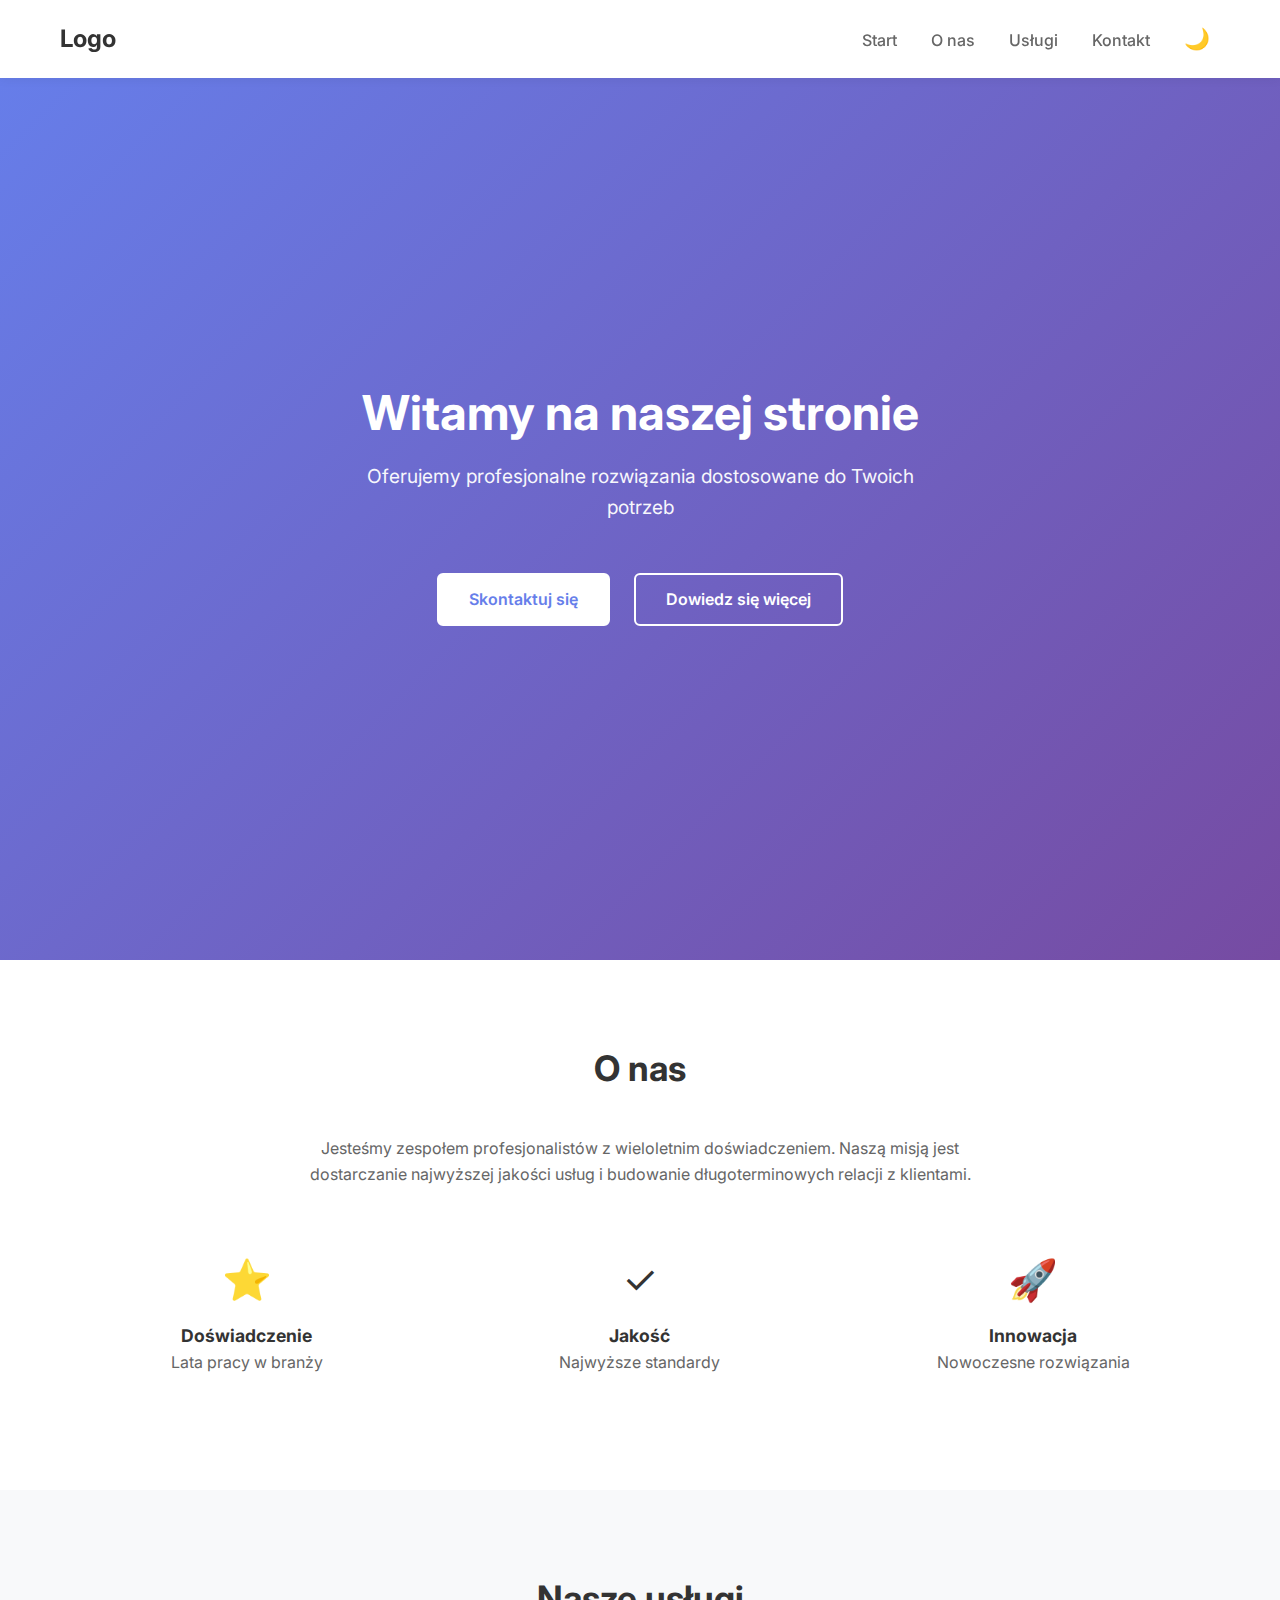
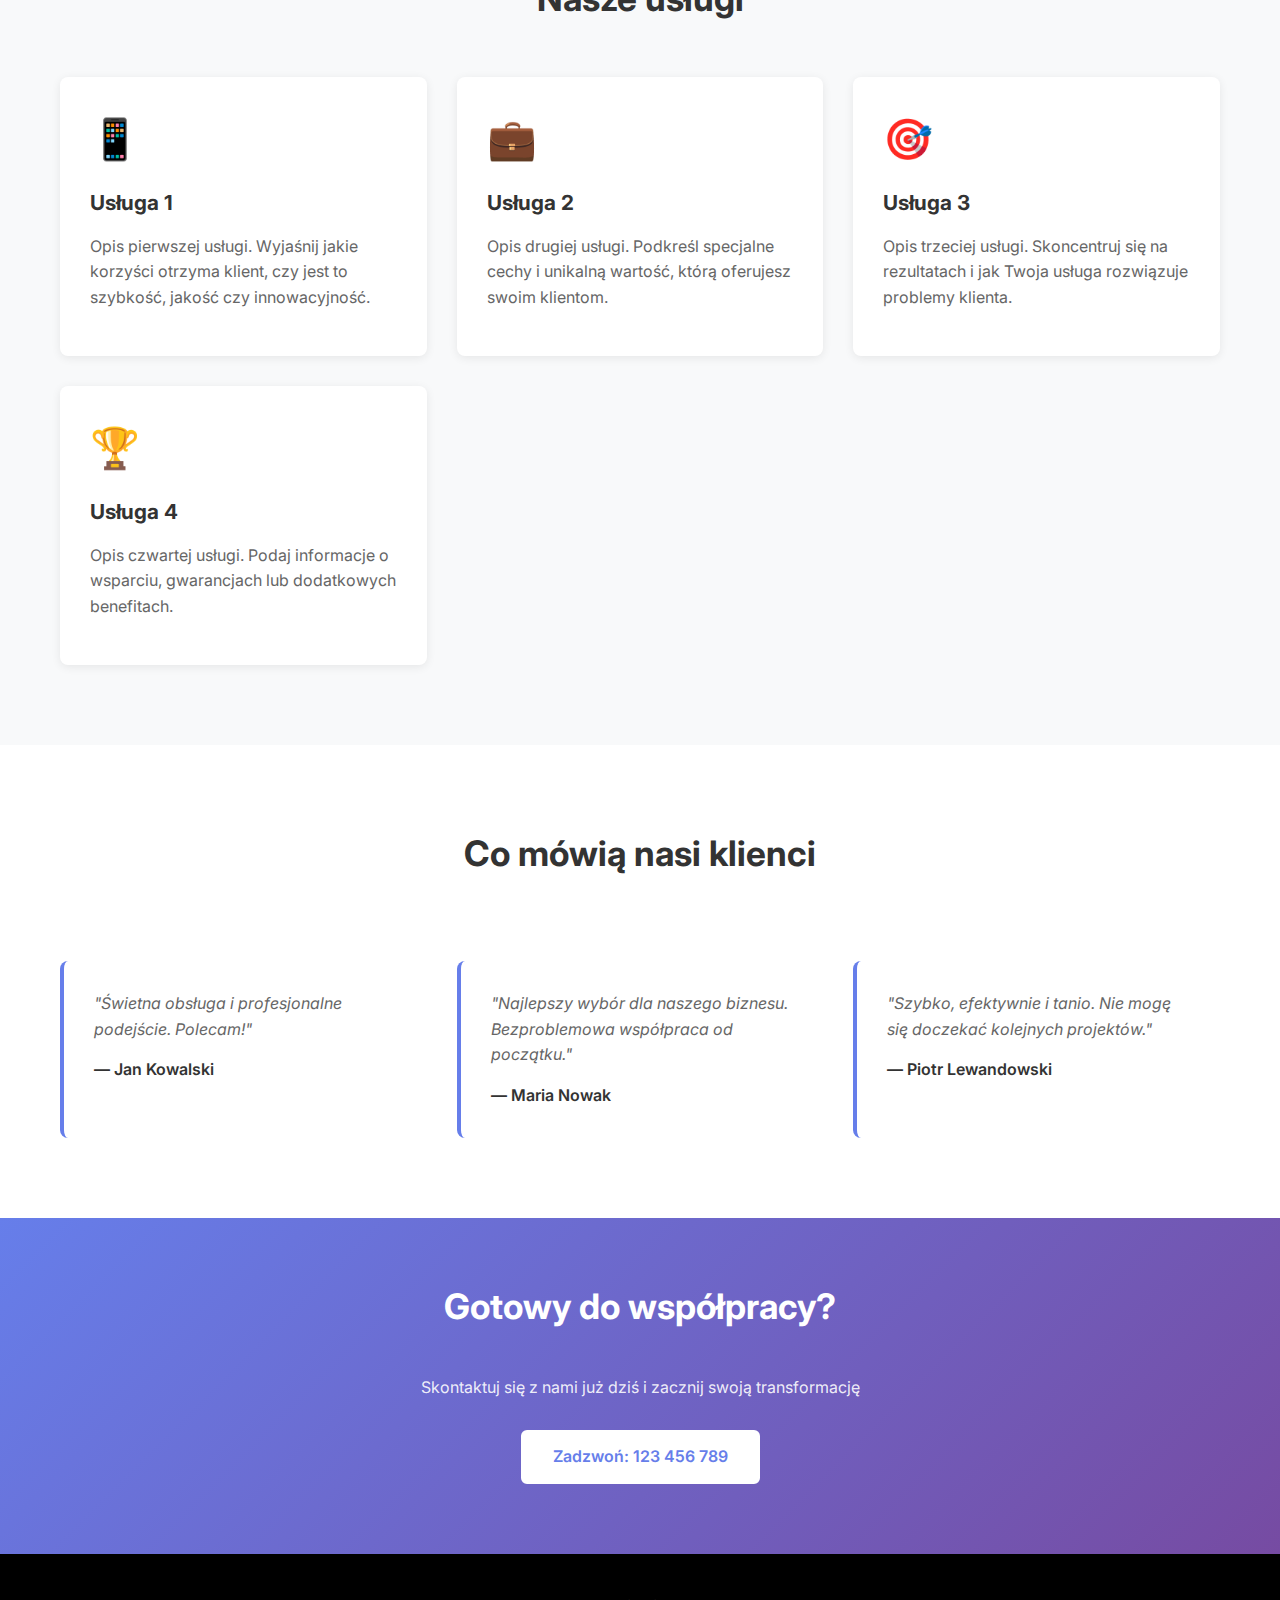
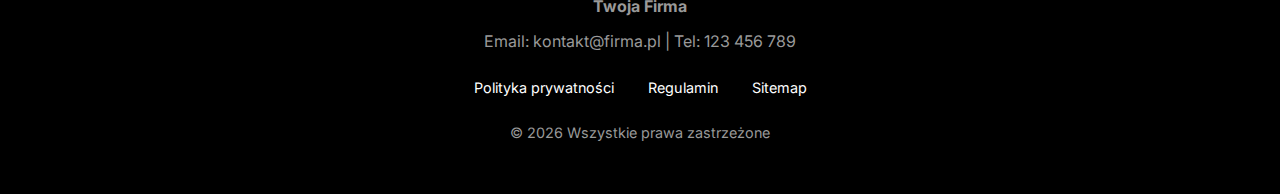
<file: index.html>
<!DOCTYPE html>
<html lang="pl">
<head>
  <meta charset="UTF-8" />
  <meta name="viewport" content="width=device-width, initial-scale=1.0" />
  <title>Moja Strona</title>
  <meta name="description" content="Profesjonalna strona internetowa" />
  <link rel="preconnect" href="https://fonts.googleapis.com">
  <link rel="preconnect" href="https://fonts.gstatic.com" crossorigin>
  <link href="https://fonts.googleapis.com/css2?family=Inter:wght@300;400;500;600;700&display=swap" rel="stylesheet">
  <link rel="stylesheet" href="style.css">
</head>

<body>

  <!-- HEADER -->
  <header>
    <div class="container">
      <div class="header-content">
        <div class="logo">Logo</div>
        <nav>
          <a href="#home">Start</a>
          <a href="#about">O nas</a>
          <a href="#services">Usługi</a>
          <a href="#contact">Kontakt</a>
          <button id="theme-toggle" class="theme-toggle">🌙</button>
        </nav>
      </div>
    </div>
  </header>

  <!-- HERO -->
  <section class="hero" id="home">
    <div class="container">
      <h1>Witamy na naszej stronie</h1>
      <p>Oferujemy profesjonalne rozwiązania dostosowane do Twoich potrzeb</p>
      <div>
        <a href="#contact" class="btn btn-primary">Skontaktuj się</a>
        <a href="#services" class="btn btn-secondary">Dowiedz się więcej</a>
      </div>
    </div>
  </section>

  <!-- ABOUT -->
  <section id="about">
    <div class="container">
      <h2>O nas</h2>
      <p style="text-align: center; max-width: 700px; margin: 0 auto 40px;">Jesteśmy zespołem profesjonalistów z wieloletnim doświadczeniem. Naszą misją jest dostarczanie najwyższej jakości usług i budowanie długoterminowych relacji z klientami.</p>
      
      <div class="features">
        <div class="feature-item">
          <div style="font-size: 2.5rem;">⭐</div>
          <strong>Doświadczenie</strong>
          <p>Lata pracy w branży</p>
        </div>
        <div class="feature-item">
          <div style="font-size: 2.5rem;">✓</div>
          <strong>Jakość</strong>
          <p>Najwyższe standardy</p>
        </div>
        <div class="feature-item">
          <div style="font-size: 2.5rem;">🚀</div>
          <strong>Innowacja</strong>
          <p>Nowoczesne rozwiązania</p>
        </div>
      </div>
    </div>
  </section>

  <!-- SERVICES -->
  <section id="services">
    <div class="container">
      <h2>Nasze usługi</h2>
      
      <div class="grid">
        <div class="card">
          <div class="card-icon">📱</div>
          <h3>Usługa 1</h3>
          <p>Opis pierwszej usługi. Wyjaśnij jakie korzyści otrzyma klient, czy jest to szybkość, jakość czy innowacyjność.</p>
        </div>

        <div class="card">
          <div class="card-icon">💼</div>
          <h3>Usługa 2</h3>
          <p>Opis drugiej usługi. Podkreśl specjalne cechy i unikalną wartość, którą oferujesz swoim klientom.</p>
        </div>

        <div class="card">
          <div class="card-icon">🎯</div>
          <h3>Usługa 3</h3>
          <p>Opis trzeciej usługi. Skoncentruj się na rezultatach i jak Twoja usługa rozwiązuje problemy klienta.</p>
        </div>

        <div class="card">
          <div class="card-icon">🏆</div>
          <h3>Usługa 4</h3>
          <p>Opis czwartej usługi. Podaj informacje o wsparciu, gwarancjach lub dodatkowych benefitach.</p>
        </div>
      </div>
    </div>
  </section>

  <!-- TESTIMONIALS -->
  <section>
    <div class="container">
      <h2>Co mówią nasi klienci</h2>
      
      <div class="grid" style="grid-template-columns: repeat(auto-fit, minmax(300px, 1fr));">
        <div class="testimonial">
          <p>"Świetna obsługa i profesjonalne podejście. Polecam!"</p>
          <div class="testimonial-author">— Jan Kowalski</div>
        </div>

        <div class="testimonial">
          <p>"Najlepszy wybór dla naszego biznesu. Bezproblemowa współpraca od początku."</p>
          <div class="testimonial-author">— Maria Nowak</div>
        </div>

        <div class="testimonial">
          <p>"Szybko, efektywnie i tanio. Nie mogę się doczekać kolejnych projektów."</p>
          <div class="testimonial-author">— Piotr Lewandowski</div>
        </div>
      </div>
    </div>
  </section>

  <!-- CTA -->
  <section class="cta" id="contact">
    <div class="container">
      <h2>Gotowy do współpracy?</h2>
      <p>Skontaktuj się z nami już dziś i zacznij swoją transformację</p>
      <a href="tel:123456789" class="btn btn-primary">Zadzwoń: 123 456 789</a>
    </div>
  </section>

  <!-- FOOTER -->
  <footer>
    <div class="container">
      <p><strong>Twoja Firma</strong></p>
      <p>Email: kontakt@firma.pl | Tel: 123 456 789</p>
      <div class="footer-links">
        <a href="#">Polityka prywatności</a>
        <a href="#">Regulamin</a>
        <a href="#">Sitemap</a>
      </div>
      <p style="margin-top: 20px; font-size: 0.9rem;">© 2026 Wszystkie prawa zastrzeżone</p>
    </div>
  </footer>

  <script src="script.js"></script>
</body>
</html>
</file>
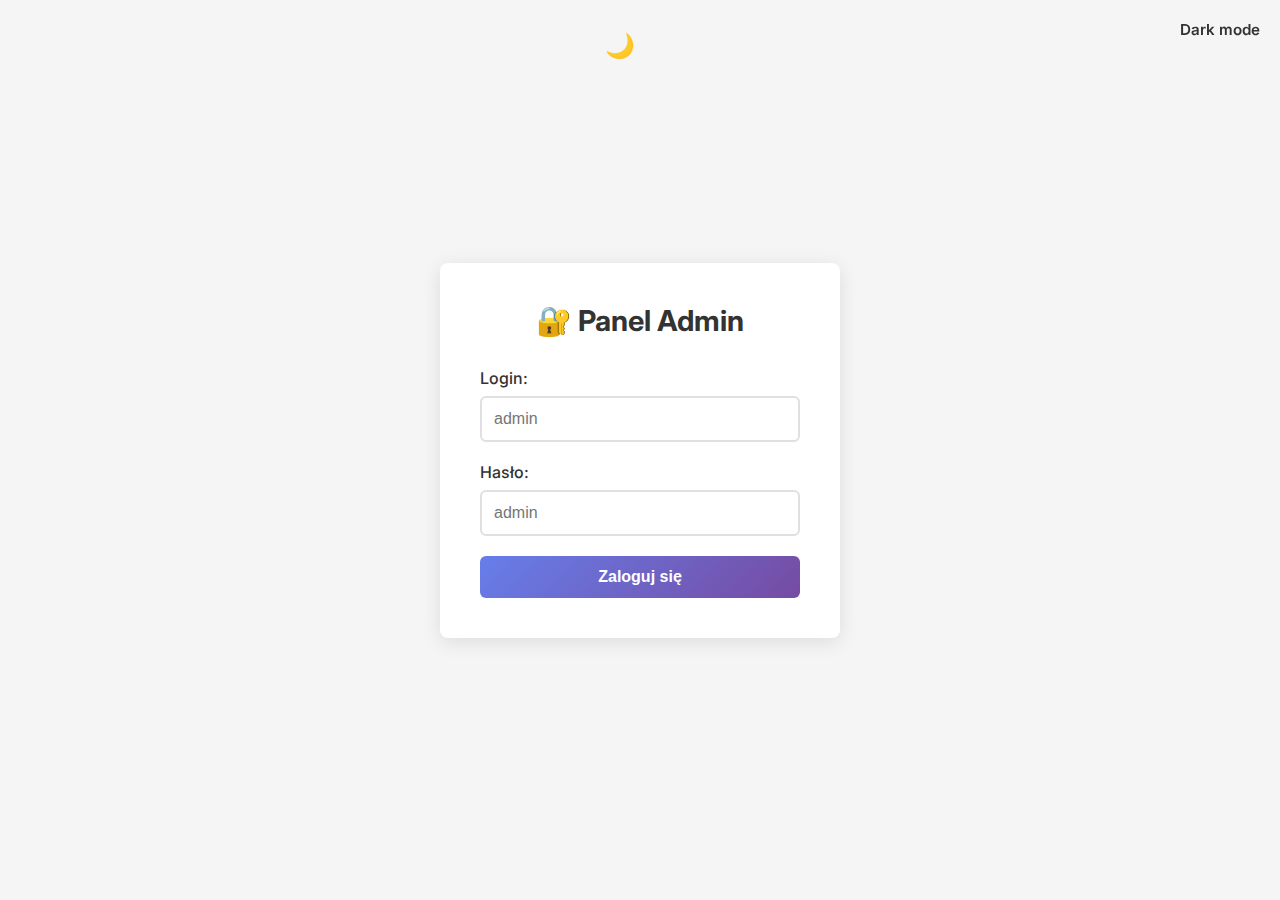
<file: manage-analytics.html>
<!DOCTYPE html>
<html lang="pl">
<head>
  <meta charset="UTF-8" />
  <meta name="viewport" content="width=device-width, initial-scale=1.0" />
  <title>Raporty i Analityka</title>
  <link href="https://fonts.googleapis.com/css2?family=Inter:wght@300;400;500;600;700&display=swap" rel="stylesheet">
  <link rel="stylesheet" href="style-panel.css">
  <style>
    .back-btn {
      padding: 10px 20px;
      background: #667eea;
      color: #fff;
      border: none;
      border-radius: 6px;
      cursor: pointer;
      font-weight: 600;
      text-decoration: none;
      display: inline-block;
      margin-bottom: 20px;
    }

    .back-btn:hover {
      background: #764ba2;
    }

    .analytics-grid {
      display: grid;
      grid-template-columns: repeat(auto-fit, minmax(250px, 1fr));
      gap: 20px;
      margin-top: 20px;
    }

    .analytics-card {
      background: var(--stat-bg);
      padding: 25px;
      border-radius: 8px;
      border-left: 4px solid #667eea;
      text-align: center;
    }

    .analytics-card h3 {
      color: var(--text-secondary);
      font-size: 0.9rem;
      margin-bottom: 15px;
      text-transform: uppercase;
      letter-spacing: 0.5px;
    }

    .analytics-card .big-number {
      font-size: 2.5rem;
      font-weight: 700;
      color: var(--text-primary);
      margin-bottom: 10px;
    }

    .analytics-card .trend {
      font-size: 0.9rem;
      color: #4caf50;
    }

    .analytics-card .trend.down {
      color: #f44336;
    }

    .report-table {
      width: 100%;
      border-collapse: collapse;
      margin-top: 30px;
      background: var(--card-bg);
      border-radius: 8px;
      overflow: hidden;
    }

    .report-table th,
    .report-table td {
      padding: 15px;
      text-align: left;
      border-bottom: 1px solid var(--border-color);
      color: var(--text-primary);
    }

    .report-table th {
      background: var(--stat-bg);
      font-weight: 600;
    }

    .report-table tr:last-child td {
      border-bottom: none;
    }

    .report-table tr:hover {
      background: var(--stat-bg);
    }

    .chart-container {
      background: var(--stat-bg);
      padding: 20px;
      border-radius: 8px;
      margin-top: 30px;
      text-align: center;
    }

    .chart-container h3 {
      color: var(--text-primary);
      margin-bottom: 20px;
    }

    .bar-chart {
      display: flex;
      align-items: flex-end;
      justify-content: space-around;
      height: 200px;
      gap: 10px;
    }

    .bar {
      background: linear-gradient(135deg, #667eea 0%, #764ba2 100%);
      flex: 1;
      border-radius: 4px 4px 0 0;
      position: relative;
      min-height: 30px;
    }

    .bar-label {
      position: absolute;
      bottom: -25px;
      left: 0;
      right: 0;
      text-align: center;
      color: var(--text-secondary);
      font-size: 0.85rem;
    }

    .bar-value {
      position: absolute;
      top: -25px;
      left: 0;
      right: 0;
      text-align: center;
      color: var(--text-primary);
      font-weight: 600;
      font-size: 0.9rem;
    }

    @media (max-width: 768px) {
      .analytics-grid {
        grid-template-columns: 1fr;
      }
    }
  </style>
</head>

<body>

  <!-- THEME TOGGLE -->
  <div class="theme-toggle-container">
    <button id="theme-toggle" class="theme-toggle">🌙</button>
    <span id="theme-label">Dark mode</span>
  </div>

  <!-- LOGIN FORM -->
  <div id="loginForm" class="login-container">
    <h1>🔐 Panel Admin</h1>
    <div class="error" id="errorMsg"></div>
    <form onsubmit="login(event)">
      <div class="form-group">
        <label>Login:</label>
        <input type="text" id="username" placeholder="admin" required>
      </div>
      <div class="form-group">
        <label>Hasło:</label>
        <input type="password" id="password" placeholder="admin" required>
      </div>
      <button type="submit">Zaloguj się</button>
    </form>
  </div>

  <!-- DASHBOARD -->
  <div id="dashboard" class="dashboard">
    <div class="container">
      <div class="dashboard-header">
        <h1>📊 Raporty i Analityka</h1>
        <div style="display: flex; gap: 10px;">
          <a href="panel.html" class="back-btn">← Wróć do panelu</a>
          <button class="logout-btn" onclick="logout()">Wyloguj się</button>
        </div>
      </div>

      <div class="dashboard-content">
        <div class="analytics-grid">
          <div class="analytics-card">
            <h3>Całkowite odwiedziny</h3>
            <div class="big-number">12,543</div>
            <div class="trend">↑ 23% od zeszłego miesiąca</div>
          </div>

          <div class="analytics-card">
            <h3>Nowych użytkowników</h3>
            <div class="big-number">892</div>
            <div class="trend">↑ 15% wzrost</div>
          </div>

          <div class="analytics-card">
            <h3>Czas na stronie</h3>
            <div class="big-number">4m 32s</div>
            <div class="trend">↓ 5% zmniejszenie</div>
          </div>

          <div class="analytics-card">
            <h3>Współczynnik konwersji</h3>
            <div class="big-number">3.4%</div>
            <div class="trend">↑ 0.8% wzrost</div>
          </div>

          <div class="analytics-card">
            <h3>Bounce rate</h3>
            <div class="big-number">42%</div>
            <div class="trend down">↑ 2% wzrost</div>
          </div>

          <div class="analytics-card">
            <h3>Sesje</h3>
            <div class="big-number">9,234</div>
            <div class="trend">↑ 18% wzrost</div>
          </div>
        </div>

        <div class="chart-container">
          <h3>Odwiedziny w ostatnich 7 dni</h3>
          <div class="bar-chart">
            <div class="bar" style="height: 45%;">
              <div class="bar-value">650</div>
              <div class="bar-label">Pon</div>
            </div>
            <div class="bar" style="height: 65%;">
              <div class="bar-value">1,200</div>
              <div class="bar-label">Wt</div>
            </div>
            <div class="bar" style="height: 50%;">
              <div class="bar-value">850</div>
              <div class="bar-label">Śr</div>
            </div>
            <div class="bar" style="height: 75%;">
              <div class="bar-value">1,450</div>
              <div class="bar-label">Czw</div>
            </div>
            <div class="bar" style="height: 55%;">
              <div class="bar-value">950</div>
              <div class="bar-label">Pt</div>
            </div>
            <div class="bar" style="height: 85%;">
              <div class="bar-value">1,800</div>
              <div class="bar-label">Sob</div>
            </div>
            <div class="bar" style="height: 70%;">
              <div class="bar-value">1,300</div>
              <div class="bar-label">Niedz</div>
            </div>
          </div>
        </div>

        <table class="report-table">
          <thead>
            <tr>
              <th>Źródło ruchu</th>
              <th>Odwiedziny</th>
              <th>Użytkownicy</th>
              <th>Współczynnik konwersji</th>
            </tr>
          </thead>
          <tbody>
            <tr>
              <td>Google Organic</td>
              <td>6,234</td>
              <td>4,892</td>
              <td>4.2%</td>
            </tr>
            <tr>
              <td>Direct</td>
              <td>2,150</td>
              <td>1,890</td>
              <td>2.8%</td>
            </tr>
            <tr>
              <td>Social Media</td>
              <td>2,300</td>
              <td>1,834</td>
              <td>3.1%</td>
            </tr>
            <tr>
              <td>Email</td>
              <td>934</td>
              <td>756</td>
              <td>5.2%</td>
            </tr>
            <tr>
              <td>Referral</td>
              <td>925</td>
              <td>734</td>
              <td>2.9%</td>
            </tr>
          </tbody>
        </table>
      </div>
    </div>
  </div>

  <script>
    // Dark Mode Toggle
    const themeToggle = document.getElementById('theme-toggle');
    const htmlElement = document.documentElement;

    const savedTheme = localStorage.getItem('theme') || 'light';
    htmlElement.setAttribute('data-theme', savedTheme);
    updateToggleButton(savedTheme);

    themeToggle.addEventListener('click', () => {
      const currentTheme = htmlElement.getAttribute('data-theme');
      const newTheme = currentTheme === 'light' ? 'dark' : 'light';
      
      htmlElement.setAttribute('data-theme', newTheme);
      localStorage.setItem('theme', newTheme);
      updateToggleButton(newTheme);
    });

    function updateToggleButton(theme) {
      themeToggle.textContent = theme === 'light' ? '🌙' : '☀️';
      document.getElementById('theme-label').textContent = theme === 'light' ? 'Dark mode' : 'Light mode';
    }

    async function loadAuthConfig() {
      try {
        const res = await fetch('auth-config.json');
        if (!res.ok) throw new Error('Brak config');
        return await res.json();
      } catch (e) {
        console.warn('Nie udało się załadować auth-config.json', e);
        return null;
      }
    }

    async function deriveKeyBase64(password, saltB64, iterations) {
      const enc = new TextEncoder();
      const pwKey = await crypto.subtle.importKey('raw', enc.encode(password), {name: 'PBKDF2'}, false, ['deriveBits']);
      const saltBytes = Uint8Array.from(atob(saltB64), c => c.charCodeAt(0));
      const derivedBits = await crypto.subtle.deriveBits({name: 'PBKDF2', salt: saltBytes, iterations: iterations, hash: 'SHA-256'}, pwKey, 256);
      const derived = new Uint8Array(derivedBits);
      let binary = '';
      for (let i = 0; i < derived.length; i++) binary += String.fromCharCode(derived[i]);
      return btoa(binary);
    }

    window.addEventListener('load', async () => {
      const isLoggedIn = localStorage.getItem('adminLoggedIn') === 'true';
      if (isLoggedIn) {
        showDashboard();
      } else {
        showLogin();
      }
    });

    async function login(event) {
      event.preventDefault();

      const username = document.getElementById('username').value;
      const password = document.getElementById('password').value;
      const errorMsg = document.getElementById('errorMsg');

      const cfg = await loadAuthConfig();
      if (!cfg) {
        errorMsg.textContent = 'Konfiguracja auth nieznaleziona.';
        errorMsg.style.display = 'block';
        return;
      }

      if (username !== cfg.username) {
        errorMsg.textContent = '❌ Błędny login lub hasło!';
        errorMsg.style.display = 'block';
        document.getElementById('password').value = '';
        return;
      }

      const derived = await deriveKeyBase64(password, cfg.salt, cfg.iterations);
      if (derived === cfg.hash) {
        localStorage.setItem('adminLoggedIn', 'true');
        showDashboard();
      } else {
        errorMsg.textContent = '❌ Błędny login lub hasło!';
        errorMsg.style.display = 'block';
        document.getElementById('password').value = '';
      }
    }

    function logout() {
      localStorage.removeItem('adminLoggedIn');
      showLogin();
      document.getElementById('username').value = '';
      document.getElementById('password').value = '';
    }

    function showLogin() {
      document.getElementById('loginForm').style.display = 'block';
      document.getElementById('dashboard').style.display = 'none';
    }

    function showDashboard() {
      document.getElementById('loginForm').style.display = 'none';
      document.getElementById('dashboard').style.display = 'block';
    }
  </script>

</body>
</html>
</file>
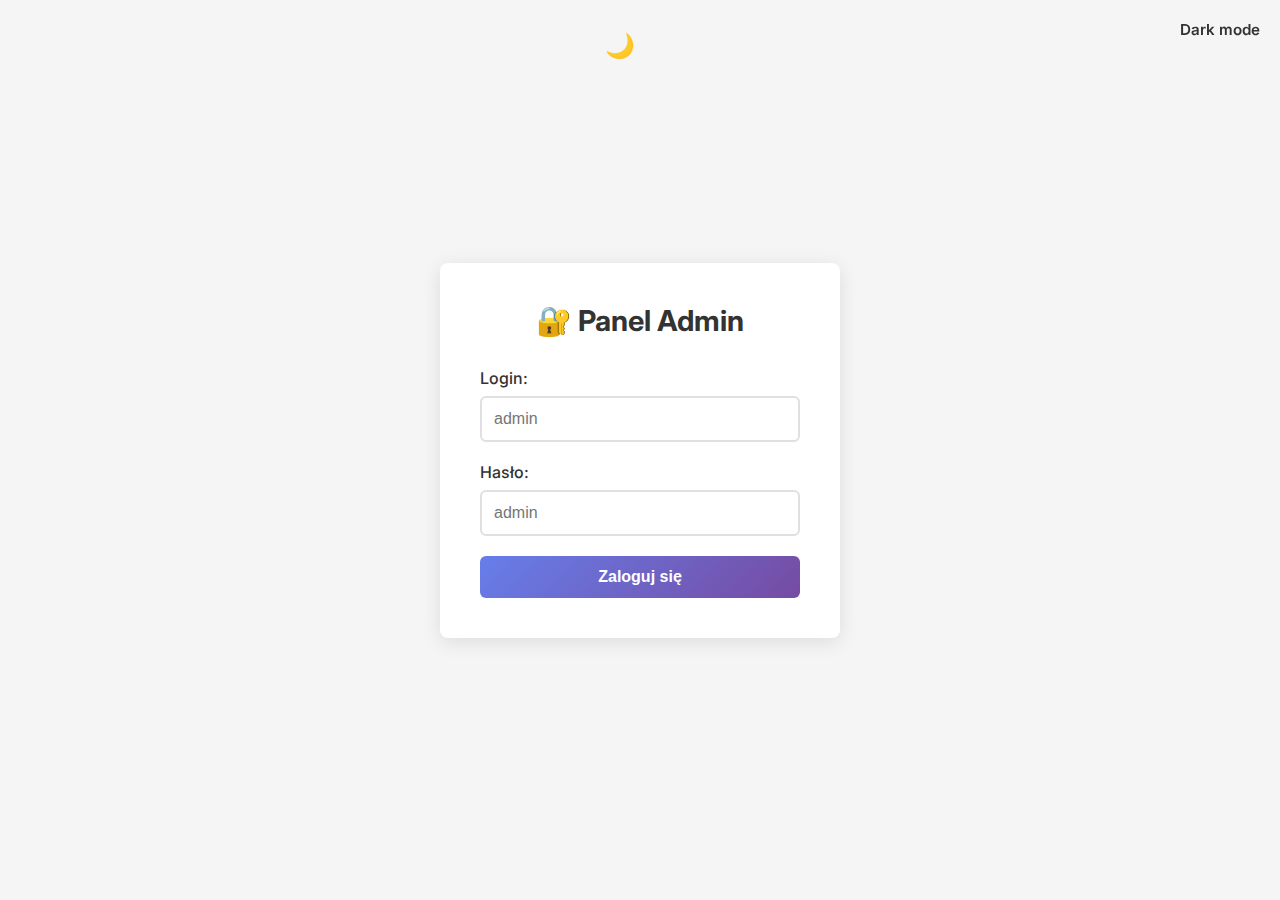
<file: manage-content.html>
<!DOCTYPE html>
<html lang="pl">
<head>
  <meta charset="UTF-8" />
  <meta name="viewport" content="width=device-width, initial-scale=1.0" />
  <title>Zarządzaj Zawartością</title>
  <link href="https://fonts.googleapis.com/css2?family=Inter:wght@300;400;500;600;700&display=swap" rel="stylesheet">
  <link rel="stylesheet" href="style-panel.css">
  <style>
    .content-header {
      display: flex;
      justify-content: space-between;
      align-items: center;
      margin-bottom: 30px;
    }

    .back-btn {
      padding: 10px 20px;
      background: #667eea;
      color: #fff;
      border: none;
      border-radius: 6px;
      cursor: pointer;
      font-weight: 600;
      text-decoration: none;
      display: inline-block;
    }

    .back-btn:hover {
      background: #764ba2;
    }

    .content-table {
      width: 100%;
      border-collapse: collapse;
      margin-top: 20px;
    }

    .content-table th,
    .content-table td {
      padding: 12px;
      text-align: left;
      border-bottom: 1px solid var(--border-color);
      color: var(--text-primary);
    }

    .content-table th {
      background: var(--stat-bg);
      font-weight: 600;
    }

    .content-table tr:hover {
      background: var(--stat-bg);
    }

    .action-btn {
      padding: 6px 12px;
      margin-right: 5px;
      border: none;
      border-radius: 4px;
      cursor: pointer;
      font-size: 0.9rem;
      font-weight: 600;
    }

    .edit-btn {
      background: #667eea;
      color: #fff;
    }

    .delete-btn {
      background: #c33;
      color: #fff;
    }

    .add-content-btn {
      padding: 12px 24px;
      background: linear-gradient(135deg, #667eea 0%, #764ba2 100%);
      color: #fff;
      border: none;
      border-radius: 6px;
      cursor: pointer;
      font-weight: 600;
      margin-bottom: 20px;
    }

    .add-content-btn:hover {
      transform: translateY(-2px);
    }
  </style>
</head>

<body>

  <!-- THEME TOGGLE -->
  <div class="theme-toggle-container">
    <button id="theme-toggle" class="theme-toggle">🌙</button>
    <span id="theme-label">Dark mode</span>
  </div>

  <!-- LOGIN FORM -->
  <div id="loginForm" class="login-container">
    <h1>🔐 Panel Admin</h1>
    <div class="error" id="errorMsg"></div>
    <form onsubmit="login(event)">
      <div class="form-group">
        <label>Login:</label>
        <input type="text" id="username" placeholder="admin" required>
      </div>
      <div class="form-group">
        <label>Hasło:</label>
        <input type="password" id="password" placeholder="admin" required>
      </div>
      <button type="submit">Zaloguj się</button>
    </form>
  </div>

  <!-- DASHBOARD -->
  <div id="dashboard" class="dashboard">
    <div class="container">
      <div class="dashboard-header">
        <h1>📝 Zarządzaj Zawartością</h1>
        <div style="display: flex; gap: 10px;">
          <a href="panel.html" class="back-btn">← Wróć do panelu</a>
          <button class="logout-btn" onclick="logout()">Wyloguj się</button>
        </div>
      </div>

      <div class="dashboard-content">
        <button class="add-content-btn">+ Dodaj nową zawartość</button>
        
        <table class="content-table">
          <thead>
            <tr>
              <th>ID</th>
              <th>Tytuł</th>
              <th>Typ</th>
              <th>Data utworzenia</th>
              <th>Status</th>
              <th>Akcje</th>
            </tr>
          </thead>
          <tbody>
            <tr>
              <td>#001</td>
              <td>Strona główna</td>
              <td>Strona</td>
              <td>2026-02-01</td>
              <td>✅ Opublikowana</td>
              <td>
                <button class="action-btn edit-btn">Edytuj</button>
                <button class="action-btn delete-btn">Usuń</button>
              </td>
            </tr>
            <tr>
              <td>#002</td>
              <td>O nas</td>
              <td>Strona</td>
              <td>2026-02-02</td>
              <td>✅ Opublikowana</td>
              <td>
                <button class="action-btn edit-btn">Edytuj</button>
                <button class="action-btn delete-btn">Usuń</button>
              </td>
            </tr>
            <tr>
              <td>#003</td>
              <td>Nowy artykuł</td>
              <td>Blog</td>
              <td>2026-02-03</td>
              <td>📝 Drafty</td>
              <td>
                <button class="action-btn edit-btn">Edytuj</button>
                <button class="action-btn delete-btn">Usuń</button>
              </td>
            </tr>
          </tbody>
        </table>
      </div>
    </div>
  </div>

  <script>
    // Dark Mode Toggle
    const themeToggle = document.getElementById('theme-toggle');
    const htmlElement = document.documentElement;

    const savedTheme = localStorage.getItem('theme') || 'light';
    htmlElement.setAttribute('data-theme', savedTheme);
    updateToggleButton(savedTheme);

    themeToggle.addEventListener('click', () => {
      const currentTheme = htmlElement.getAttribute('data-theme');
      const newTheme = currentTheme === 'light' ? 'dark' : 'light';
      
      htmlElement.setAttribute('data-theme', newTheme);
      localStorage.setItem('theme', newTheme);
      updateToggleButton(newTheme);
    });

    function updateToggleButton(theme) {
      themeToggle.textContent = theme === 'light' ? '🌙' : '☀️';
      document.getElementById('theme-label').textContent = theme === 'light' ? 'Dark mode' : 'Light mode';
    }

    async function loadAuthConfig() {
      try {
        const res = await fetch('auth-config.json');
        if (res.ok) return await res.json();
      } catch (e) {}
      try {
        const res2 = await fetch('auth-config.sample.json');
        if (res2.ok) {
          console.warn('Użyto auth-config.sample.json (demo)');
          return await res2.json();
        }
      } catch (e) {}
      console.warn('Nie udało się załadować auth-config.json ani auth-config.sample.json');
      return null;
    }

    async function deriveKeyBase64(password, saltB64, iterations) {
      const enc = new TextEncoder();
      const pwKey = await crypto.subtle.importKey('raw', enc.encode(password), {name: 'PBKDF2'}, false, ['deriveBits']);
      const saltBytes = Uint8Array.from(atob(saltB64), c => c.charCodeAt(0));
      const derivedBits = await crypto.subtle.deriveBits({name: 'PBKDF2', salt: saltBytes, iterations: iterations, hash: 'SHA-256'}, pwKey, 256);
      const derived = new Uint8Array(derivedBits);
      let binary = '';
      for (let i = 0; i < derived.length; i++) binary += String.fromCharCode(derived[i]);
      return btoa(binary);
    }

    window.addEventListener('load', async () => {
      const isLoggedIn = localStorage.getItem('adminLoggedIn') === 'true';
      if (isLoggedIn) {
        showDashboard();
      } else {
        showLogin();
      }
    });

    async function login(event) {
      event.preventDefault();

      const username = document.getElementById('username').value;
      const password = document.getElementById('password').value;
      const errorMsg = document.getElementById('errorMsg');

      const cfg = await loadAuthConfig();
      if (!cfg) {
        errorMsg.textContent = 'Konfiguracja auth nieznaleziona.';
        errorMsg.style.display = 'block';
        return;
      }

      if (username !== cfg.username) {
        errorMsg.textContent = '❌ Błędny login lub hasło!';
        errorMsg.style.display = 'block';
        document.getElementById('password').value = '';
        return;
      }

      const derived = await deriveKeyBase64(password, cfg.salt, cfg.iterations);
      if (derived === cfg.hash) {
        localStorage.setItem('adminLoggedIn', 'true');
        showDashboard();
      } else {
        errorMsg.textContent = '❌ Błędny login lub hasło!';
        errorMsg.style.display = 'block';
        document.getElementById('password').value = '';
      }
    }

    function logout() {
      localStorage.removeItem('adminLoggedIn');
      showLogin();
      document.getElementById('username').value = '';
      document.getElementById('password').value = '';
    }

    function showLogin() {
      document.getElementById('loginForm').style.display = 'block';
      document.getElementById('dashboard').style.display = 'none';
    }

    function showDashboard() {
      document.getElementById('loginForm').style.display = 'none';
      document.getElementById('dashboard').style.display = 'block';
    }
  </script>

</body>
</html>
</file>
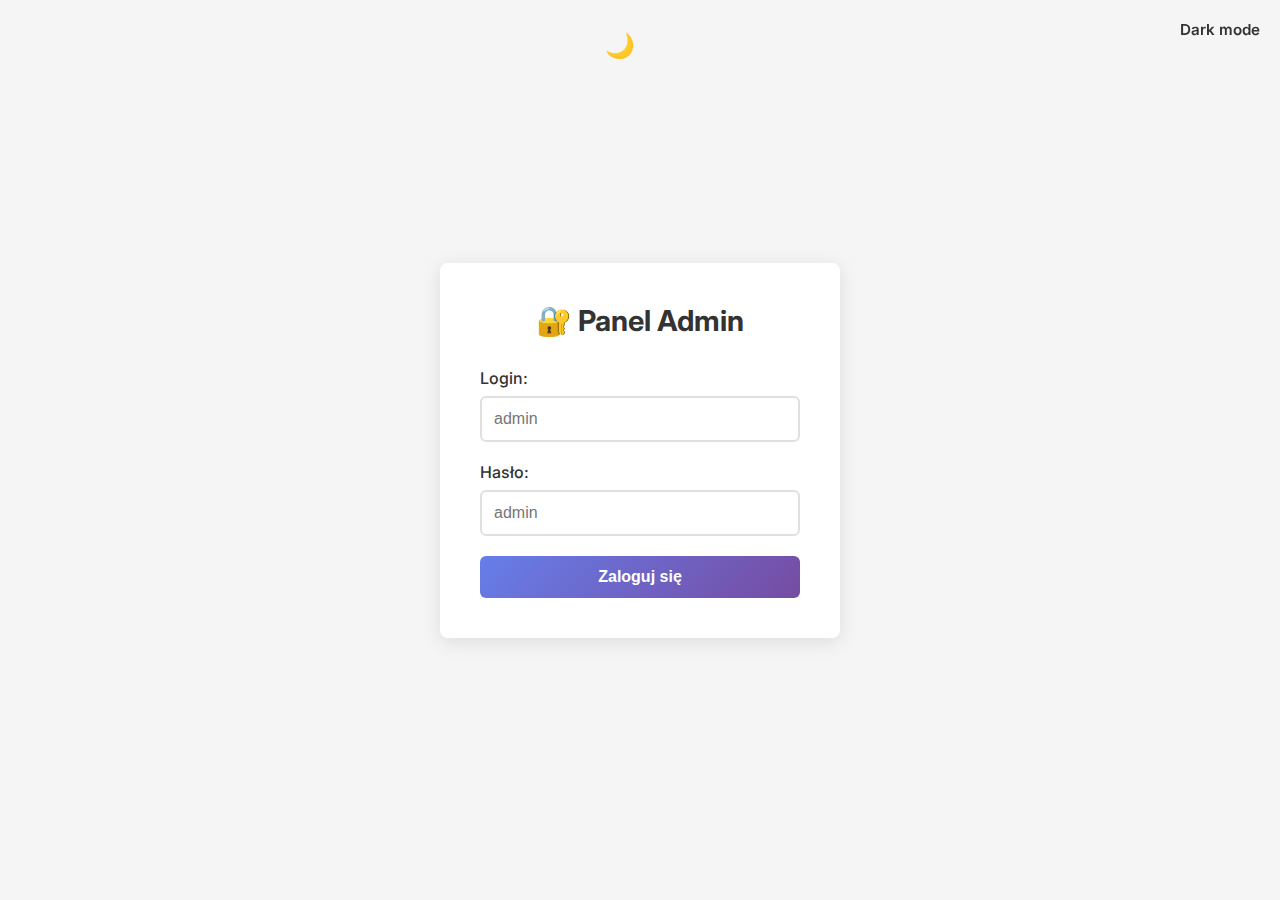
<file: manage-settings.html>
<!DOCTYPE html>
<html lang="pl">
<head>
  <meta charset="UTF-8" />
  <meta name="viewport" content="width=device-width, initial-scale=1.0" />
  <title>Ustawienia Serwisu</title>
  <link href="https://fonts.googleapis.com/css2?family=Inter:wght@300;400;500;600;700&display=swap" rel="stylesheet">
  <link rel="stylesheet" href="style-panel.css">
  <style>
    .back-btn {
      padding: 10px 20px;
      background: #667eea;
      color: #fff;
      border: none;
      border-radius: 6px;
      cursor: pointer;
      font-weight: 600;
      text-decoration: none;
      display: inline-block;
      margin-bottom: 20px;
    }

    .back-btn:hover {
      background: #764ba2;
    }

    .settings-grid {
      display: grid;
      grid-template-columns: 1fr 1fr;
      gap: 30px;
      margin-top: 20px;
    }

    .settings-card {
      background: var(--stat-bg);
      padding: 20px;
      border-radius: 8px;
      border-left: 4px solid #667eea;
    }

    .settings-card h3 {
      color: var(--text-primary);
      margin-bottom: 15px;
    }

    .setting-item {
      margin-bottom: 15px;
    }

    .setting-item label {
      display: block;
      margin-bottom: 5px;
      font-weight: 600;
      color: var(--text-primary);
    }

    .setting-item input,
    .setting-item select {
      width: 100%;
      padding: 10px;
      background: var(--card-bg);
      color: var(--text-primary);
      border: 1px solid var(--border-color);
      border-radius: 4px;
    }

    .setting-item input:focus,
    .setting-item select:focus {
      outline: none;
      border-color: #667eea;
    }

    .toggle-switch {
      display: flex;
      align-items: center;
      gap: 10px;
    }

    .switch {
      position: relative;
      display: inline-block;
      width: 50px;
      height: 24px;
    }

    .switch input {
      opacity: 0;
      width: 0;
      height: 0;
    }

    .slider {
      position: absolute;
      cursor: pointer;
      top: 0;
      left: 0;
      right: 0;
      bottom: 0;
      background-color: #ccc;
      transition: .4s;
      border-radius: 24px;
      width: 50px;
      height: 24px;
    }

    .slider:before {
      position: absolute;
      content: "";
      height: 18px;
      width: 18px;
      left: 3px;
      bottom: 3px;
      background-color: white;
      transition: .4s;
      border-radius: 50%;
    }

    input:checked + .slider {
      background-color: #667eea;
    }

    input:checked + .slider:before {
      transform: translateX(26px);
    }

    .save-btn {
      padding: 12px 24px;
      background: linear-gradient(135deg, #667eea 0%, #764ba2 100%);
      color: #fff;
      border: none;
      border-radius: 6px;
      cursor: pointer;
      font-weight: 600;
      margin-top: 20px;
    }

    .save-btn:hover {
      transform: translateY(-2px);
    }

    @media (max-width: 768px) {
      .settings-grid {
        grid-template-columns: 1fr;
      }
    }
  </style>
</head>

<body>

  <!-- THEME TOGGLE -->
  <div class="theme-toggle-container">
    <button id="theme-toggle" class="theme-toggle">🌙</button>
    <span id="theme-label">Dark mode</span>
  </div>

  <!-- LOGIN FORM -->
  <div id="loginForm" class="login-container">
    <h1>🔐 Panel Admin</h1>
    <div class="error" id="errorMsg"></div>
    <form onsubmit="login(event)">
      <div class="form-group">
        <label>Login:</label>
        <input type="text" id="username" placeholder="admin" required>
      </div>
      <div class="form-group">
        <label>Hasło:</label>
        <input type="password" id="password" placeholder="admin" required>
      </div>
      <button type="submit">Zaloguj się</button>
    </form>
  </div>

  <!-- DASHBOARD -->
  <div id="dashboard" class="dashboard">
    <div class="container">
      <div class="dashboard-header">
        <h1>⚙️ Ustawienia Serwisu</h1>
        <div style="display: flex; gap: 10px;">
          <a href="panel.html" class="back-btn">← Wróć do panelu</a>
          <button class="logout-btn" onclick="logout()">Wyloguj się</button>
        </div>
      </div>

      <div class="dashboard-content">
        <div class="settings-grid">
          <div class="settings-card">
            <h3>📋 Ogólne</h3>
            <div class="setting-item">
              <label>Nazwa serwisu:</label>
              <input type="text" value="Moja Strona" />
            </div>
            <div class="setting-item">
              <label>Email kontaktowy:</label>
              <input type="email" value="kontakt@example.com" />
            </div>
            <div class="setting-item">
              <label>Język:</label>
              <select>
                <option>Polski</option>
                <option>Angielski</option>
                <option>Niemiecki</option>
              </select>
            </div>
          </div>

          <div class="settings-card">
            <h3>🔒 Bezpieczeństwo</h3>
            <div class="setting-item">
              <label>SSL/HTTPS:</label>
              <div class="toggle-switch">
                <label class="switch">
                  <input type="checkbox" checked>
                  <span class="slider"></span>
                </label>
                <span>Włączone</span>
              </div>
            </div>
            <div class="setting-item">
              <label>Wymagaj 2FA:</label>
              <div class="toggle-switch">
                <label class="switch">
                  <input type="checkbox">
                  <span class="slider"></span>
                </label>
                <span>Wyłączone</span>
              </div>
            </div>
            <div class="setting-item">
              <label>Maksymalne próby logowania:</label>
              <input type="number" value="5" />
            </div>
          </div>

          <div class="settings-card">
            <h3>📧 Email</h3>
            <div class="setting-item">
              <label>SMTP Host:</label>
              <input type="text" value="smtp.example.com" />
            </div>
            <div class="setting-item">
              <label>SMTP Port:</label>
              <input type="number" value="587" />
            </div>
            <div class="setting-item">
              <label>Wysyłaj notyfikacje:</label>
              <div class="toggle-switch">
                <label class="switch">
                  <input type="checkbox" checked>
                  <span class="slider"></span>
                </label>
                <span>Włączone</span>
              </div>
            </div>
          </div>

          <div class="settings-card">
            <h3>🌐 SEO</h3>
            <div class="setting-item">
              <label>Meta title domyślny:</label>
              <input type="text" value="Moja Strona - Profesjonalne usługi" />
            </div>
            <div class="setting-item">
              <label>Meta description:</label>
              <input type="text" value="Profesjonalne rozwiązania dla Twojego biznesu" />
            </div>
            <div class="setting-item">
              <label>Google Analytics ID:</label>
              <input type="text" placeholder="UA-XXXXXXXXX-X" />
            </div>
          </div>
        </div>

        <button class="save-btn">💾 Zapisz ustawienia</button>
      </div>
    </div>
  </div>

  <script>
    // Dark Mode Toggle
    const themeToggle = document.getElementById('theme-toggle');
    const htmlElement = document.documentElement;

    const savedTheme = localStorage.getItem('theme') || 'light';
    htmlElement.setAttribute('data-theme', savedTheme);
    updateToggleButton(savedTheme);

    themeToggle.addEventListener('click', () => {
      const currentTheme = htmlElement.getAttribute('data-theme');
      const newTheme = currentTheme === 'light' ? 'dark' : 'light';
      
      htmlElement.setAttribute('data-theme', newTheme);
      localStorage.setItem('theme', newTheme);
      updateToggleButton(newTheme);
    });

    function updateToggleButton(theme) {
      themeToggle.textContent = theme === 'light' ? '🌙' : '☀️';
      document.getElementById('theme-label').textContent = theme === 'light' ? 'Dark mode' : 'Light mode';
    }

    async function loadAuthConfig() {
      try {
        const res = await fetch('auth-config.json');
        if (res.ok) return await res.json();
      } catch (e) {}
      try {
        const res2 = await fetch('auth-config.sample.json');
        if (res2.ok) {
          console.warn('Użyto auth-config.sample.json (demo)');
          return await res2.json();
        }
      } catch (e) {}
      console.warn('Nie udało się załadować auth-config.json ani auth-config.sample.json');
      return null;
    }

    async function deriveKeyBase64(password, saltB64, iterations) {
      const enc = new TextEncoder();
      const pwKey = await crypto.subtle.importKey('raw', enc.encode(password), {name: 'PBKDF2'}, false, ['deriveBits']);
      const saltBytes = Uint8Array.from(atob(saltB64), c => c.charCodeAt(0));
      const derivedBits = await crypto.subtle.deriveBits({name: 'PBKDF2', salt: saltBytes, iterations: iterations, hash: 'SHA-256'}, pwKey, 256);
      const derived = new Uint8Array(derivedBits);
      let binary = '';
      for (let i = 0; i < derived.length; i++) binary += String.fromCharCode(derived[i]);
      return btoa(binary);
    }

    window.addEventListener('load', async () => {
      const isLoggedIn = localStorage.getItem('adminLoggedIn') === 'true';
      if (isLoggedIn) {
        showDashboard();
      } else {
        showLogin();
      }
    });

    async function login(event) {
      event.preventDefault();

      const username = document.getElementById('username').value;
      const password = document.getElementById('password').value;
      const errorMsg = document.getElementById('errorMsg');

      const cfg = await loadAuthConfig();
      if (!cfg) {
        errorMsg.textContent = 'Konfiguracja auth nieznaleziona.';
        errorMsg.style.display = 'block';
        return;
      }

      if (username !== cfg.username) {
        errorMsg.textContent = '❌ Błędny login lub hasło!';
        errorMsg.style.display = 'block';
        document.getElementById('password').value = '';
        return;
      }

      const derived = await deriveKeyBase64(password, cfg.salt, cfg.iterations);
      if (derived === cfg.hash) {
        localStorage.setItem('adminLoggedIn', 'true');
        showDashboard();
      } else {
        errorMsg.textContent = '❌ Błędny login lub hasło!';
        errorMsg.style.display = 'block';
        document.getElementById('password').value = '';
      }
    }

    function logout() {
      localStorage.removeItem('adminLoggedIn');
      showLogin();
      document.getElementById('username').value = '';
      document.getElementById('password').value = '';
    }

    function showLogin() {
      document.getElementById('loginForm').style.display = 'block';
      document.getElementById('dashboard').style.display = 'none';
    }

    function showDashboard() {
      document.getElementById('loginForm').style.display = 'none';
      document.getElementById('dashboard').style.display = 'block';
    }
  </script>

</body>
</html>
</file>
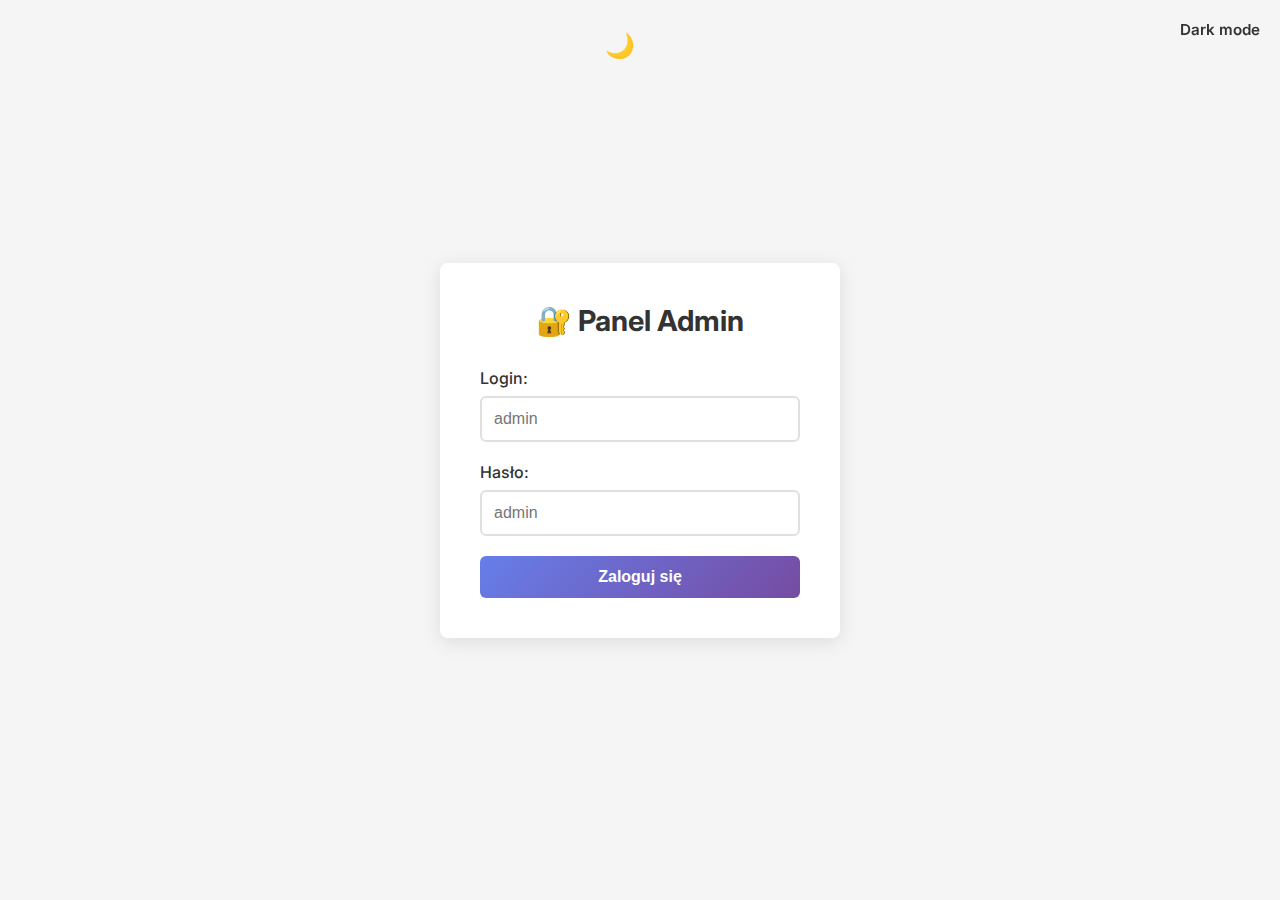
<file: manage-users.html>
<!DOCTYPE html>
<html lang="pl">
<head>
  <meta charset="UTF-8" />
  <meta name="viewport" content="width=device-width, initial-scale=1.0" />
  <title>Zarządzaj Użytkownikami</title>
  <link href="https://fonts.googleapis.com/css2?family=Inter:wght@300;400;500;600;700&display=swap" rel="stylesheet">
  <link rel="stylesheet" href="style-panel.css">
  <style>
    .content-header {
      display: flex;
      justify-content: space-between;
      align-items: center;
      margin-bottom: 30px;
    }

    .back-btn {
      padding: 10px 20px;
      background: #667eea;
      color: #fff;
      border: none;
      border-radius: 6px;
      cursor: pointer;
      font-weight: 600;
      text-decoration: none;
      display: inline-block;
    }

    .back-btn:hover {
      background: #764ba2;
    }

    .content-table {
      width: 100%;
      border-collapse: collapse;
      margin-top: 20px;
    }

    .content-table th,
    .content-table td {
      padding: 12px;
      text-align: left;
      border-bottom: 1px solid var(--border-color);
      color: var(--text-primary);
    }

    .content-table th {
      background: var(--stat-bg);
      font-weight: 600;
    }

    .content-table tr:hover {
      background: var(--stat-bg);
    }

    .action-btn {
      padding: 6px 12px;
      margin-right: 5px;
      border: none;
      border-radius: 4px;
      cursor: pointer;
      font-size: 0.9rem;
      font-weight: 600;
    }

    .edit-btn {
      background: #667eea;
      color: #fff;
    }

    .delete-btn {
      background: #c33;
      color: #fff;
    }

    .add-content-btn {
      padding: 12px 24px;
      background: linear-gradient(135deg, #667eea 0%, #764ba2 100%);
      color: #fff;
      border: none;
      border-radius: 6px;
      cursor: pointer;
      font-weight: 600;
      margin-bottom: 20px;
    }

    .add-content-btn:hover {
      transform: translateY(-2px);
    }

    .status-badge {
      padding: 4px 8px;
      border-radius: 4px;
      font-size: 0.9rem;
      font-weight: 600;
    }

    .admin-badge {
      background: #667eea;
      color: #fff;
    }

    .user-badge {
      background: #999;
      color: #fff;
    }
  </style>
</head>

<body>

  <!-- THEME TOGGLE -->
  <div class="theme-toggle-container">
    <button id="theme-toggle" class="theme-toggle">🌙</button>
    <span id="theme-label">Dark mode</span>
  </div>

  <!-- LOGIN FORM -->
  <div id="loginForm" class="login-container">
    <h1>🔐 Panel Admin</h1>
    <div class="error" id="errorMsg"></div>
    <form onsubmit="login(event)">
      <div class="form-group">
        <label>Login:</label>
        <input type="text" id="username" placeholder="admin" required>
      </div>
      <div class="form-group">
        <label>Hasło:</label>
        <input type="password" id="password" placeholder="admin" required>
      </div>
      <button type="submit">Zaloguj się</button>
    </form>
  </div>

  <!-- DASHBOARD -->
  <div id="dashboard" class="dashboard">
    <div class="container">
      <div class="dashboard-header">
        <h1>👥 Zarządzaj Użytkownikami</h1>
        <div style="display: flex; gap: 10px;">
          <a href="panel.html" class="back-btn">← Wróć do panelu</a>
          <button class="logout-btn" onclick="logout()">Wyloguj się</button>
        </div>
      </div>

      <div class="dashboard-content">
        <button class="add-content-btn">+ Dodaj nowego użytkownika</button>
        
        <table class="content-table">
          <thead>
            <tr>
              <th>ID</th>
              <th>Imię i Nazwisko</th>
              <th>Email</th>
              <th>Rola</th>
              <th>Data rejestracji</th>
              <th>Akcje</th>
            </tr>
          </thead>
          <tbody>
            <tr>
              <td>#U001</td>
              <td>Admin</td>
              <td>admin@example.com</td>
              <td><span class="status-badge admin-badge">Admin</span></td>
              <td>2026-01-15</td>
              <td>
                <button class="action-btn edit-btn">Edytuj</button>
              </td>
            </tr>
            <tr>
              <td>#U002</td>
              <td>Jan Kowalski</td>
              <td>jan.kowalski@example.com</td>
              <td><span class="status-badge user-badge">Użytkownik</span></td>
              <td>2026-02-01</td>
              <td>
                <button class="action-btn edit-btn">Edytuj</button>
                <button class="action-btn delete-btn">Usuń</button>
              </td>
            </tr>
            <tr>
              <td>#U003</td>
              <td>Maria Nowak</td>
              <td>maria.nowak@example.com</td>
              <td><span class="status-badge user-badge">Użytkownik</span></td>
              <td>2026-02-02</td>
              <td>
                <button class="action-btn edit-btn">Edytuj</button>
                <button class="action-btn delete-btn">Usuń</button>
              </td>
            </tr>
          </tbody>
        </table>
      </div>
    </div>
  </div>

  <script>
    // Dark Mode Toggle
    const themeToggle = document.getElementById('theme-toggle');
    const htmlElement = document.documentElement;

    const savedTheme = localStorage.getItem('theme') || 'light';
    htmlElement.setAttribute('data-theme', savedTheme);
    updateToggleButton(savedTheme);

    themeToggle.addEventListener('click', () => {
      const currentTheme = htmlElement.getAttribute('data-theme');
      const newTheme = currentTheme === 'light' ? 'dark' : 'light';
      
      htmlElement.setAttribute('data-theme', newTheme);
      localStorage.setItem('theme', newTheme);
      updateToggleButton(newTheme);
    });

    function updateToggleButton(theme) {
      themeToggle.textContent = theme === 'light' ? '🌙' : '☀️';
      document.getElementById('theme-label').textContent = theme === 'light' ? 'Dark mode' : 'Light mode';
    }

    async function loadAuthConfig() {
      try {
        const res = await fetch('auth-config.json');
        if (!res.ok) throw new Error('Brak config');
        return await res.json();
      } catch (e) {
        console.warn('Nie udało się załadować auth-config.json', e);
        return null;
      }
    }

    async function deriveKeyBase64(password, saltB64, iterations) {
      const enc = new TextEncoder();
      const pwKey = await crypto.subtle.importKey('raw', enc.encode(password), {name: 'PBKDF2'}, false, ['deriveBits']);
      const saltBytes = Uint8Array.from(atob(saltB64), c => c.charCodeAt(0));
      const derivedBits = await crypto.subtle.deriveBits({name: 'PBKDF2', salt: saltBytes, iterations: iterations, hash: 'SHA-256'}, pwKey, 256);
      const derived = new Uint8Array(derivedBits);
      let binary = '';
      for (let i = 0; i < derived.length; i++) binary += String.fromCharCode(derived[i]);
      return btoa(binary);
    }

    window.addEventListener('load', async () => {
      const isLoggedIn = localStorage.getItem('adminLoggedIn') === 'true';
      if (isLoggedIn) {
        showDashboard();
      } else {
        showLogin();
      }
    });

    async function login(event) {
      event.preventDefault();

      const username = document.getElementById('username').value;
      const password = document.getElementById('password').value;
      const errorMsg = document.getElementById('errorMsg');

      const cfg = await loadAuthConfig();
      if (!cfg) {
        errorMsg.textContent = 'Konfiguracja auth nieznaleziona.';
        errorMsg.style.display = 'block';
        return;
      }

      if (username !== cfg.username) {
        errorMsg.textContent = '❌ Błędny login lub hasło!';
        errorMsg.style.display = 'block';
        document.getElementById('password').value = '';
        return;
      }

      const derived = await deriveKeyBase64(password, cfg.salt, cfg.iterations);
      if (derived === cfg.hash) {
        localStorage.setItem('adminLoggedIn', 'true');
        showDashboard();
      } else {
        errorMsg.textContent = '❌ Błędny login lub hasło!';
        errorMsg.style.display = 'block';
        document.getElementById('password').value = '';
      }
    }

    function logout() {
      localStorage.removeItem('adminLoggedIn');
      showLogin();
      document.getElementById('username').value = '';
      document.getElementById('password').value = '';
    }

    function showLogin() {
      document.getElementById('loginForm').style.display = 'block';
      document.getElementById('dashboard').style.display = 'none';
    }

    function showDashboard() {
      document.getElementById('loginForm').style.display = 'none';
      document.getElementById('dashboard').style.display = 'block';
    }
  </script>

</body>
</html>
</file>
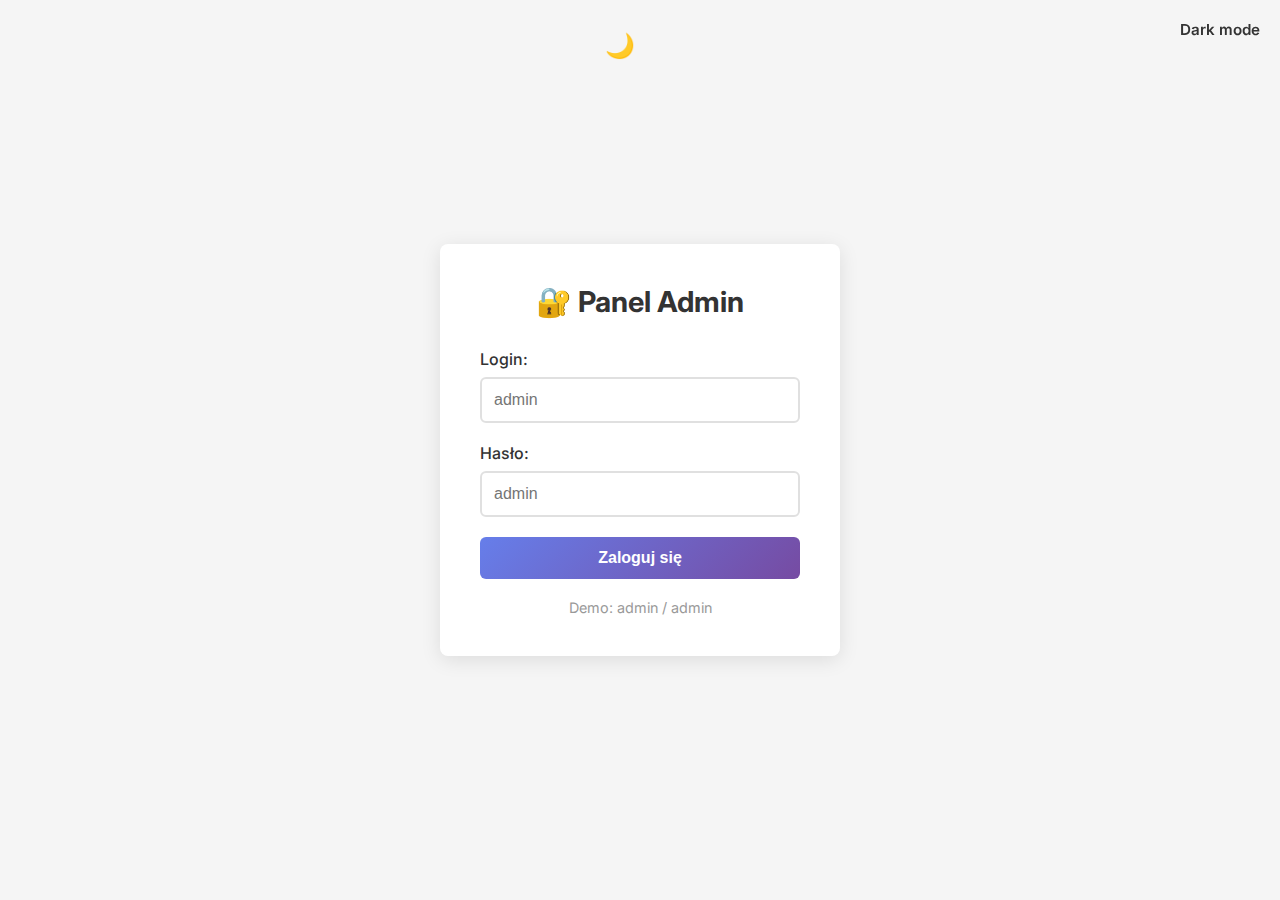
<file: panel.html>
<!DOCTYPE html>
<html lang="pl">
<head>
  <meta charset="UTF-8" />
  <meta name="viewport" content="width=device-width, initial-scale=1.0" />
  <title>Panel Administracyjny</title>
  <link href="https://fonts.googleapis.com/css2?family=Inter:wght@300;400;500;600;700&display=swap" rel="stylesheet">
  <link rel="stylesheet" href="style-panel.css">
</head>

<body>

  <!-- THEME TOGGLE -->
  <div class="theme-toggle-container">
    <button id="theme-toggle" class="theme-toggle">🌙</button>
    <span id="theme-label">Dark mode</span>
  </div>

  <!-- LOGIN FORM -->
  <div id="loginForm" class="login-container">
    <h1>🔐 Panel Admin</h1>
    <div class="error" id="errorMsg"></div>
    <form onsubmit="login(event)">
      <div class="form-group">
        <label>Login:</label>
        <input type="text" id="username" placeholder="admin" required>
      </div>
      <div class="form-group">
        <label>Hasło:</label>
        <input type="password" id="password" placeholder="admin" required>
      </div>
      <button type="submit">Zaloguj się</button>
    </form>
    <p style="text-align: center; margin-top: 20px; color: #999; font-size: 0.9rem;">Demo: admin / admin</p>
  </div>

  <!-- DASHBOARD -->
  <div id="dashboard" class="dashboard">
    <div class="container">
      <div class="dashboard-header">
        <h1>👋 Witamy w Panelu Administracyjnym</h1>
        <button class="logout-btn" onclick="logout()">Wyloguj się</button>
      </div>

      <div class="dashboard-content">
        <div class="dashboard-grid">
          <div class="dashboard-left">
            <h2>Statystyki</h2>
            <p>Oto przegląd Twojego serwisu:</p>
            
            <div class="stats">
              <div class="stat-card">
                <h3>Odwiedziny</h3>
                <div class="number">1,234</div>
              </div>
              <div class="stat-card">
                <h3>Użytkownicy</h3>
                <div class="number">45</div>
              </div>
              <div class="stat-card">
                <h3>Połączenia</h3>
                <div class="number">23</div>
              </div>
              <div class="stat-card">
                <h3>Wiadomości</h3>
                <div class="number">8</div>
              </div>
            </div>
          </div>

          <div class="dashboard-right">
            <h2>Opcje zarządzania</h2>
            <ul>
              <li>
                <a href="manage-content.html">📝 Zarządzaj zawartością</a>
              </li>
              <li>
                <a href="manage-users.html">👥 Zarządzaj użytkownikami</a>
              </li>
              <li>
                <a href="manage-settings.html">⚙️ Ustawienia serwisu</a>
              </li>
              <li>
                <a href="manage-analytics.html">📊 Raporty i analityka</a>
              </li>
            </ul>
          </div>
        </div>
      </div>
    </div>
  </div>

  <script>
    // Dark Mode Toggle
    const themeToggle = document.getElementById('theme-toggle');
    const htmlElement = document.documentElement;

    // Sprawdzenie wcześniejszego wyboru użytkownika
    const savedTheme = localStorage.getItem('theme') || 'light';
    htmlElement.setAttribute('data-theme', savedTheme);
    updateToggleButton(savedTheme);

    // Nasłuchiwanie kliknięcia na przycisk
    themeToggle.addEventListener('click', () => {
      const currentTheme = htmlElement.getAttribute('data-theme');
      const newTheme = currentTheme === 'light' ? 'dark' : 'light';
      
      htmlElement.setAttribute('data-theme', newTheme);
      localStorage.setItem('theme', newTheme);
      updateToggleButton(newTheme);
    });

    function updateToggleButton(theme) {
      themeToggle.textContent = theme === 'light' ? '🌙' : '☀️';
      document.getElementById('theme-label').textContent = theme === 'light' ? 'Dark mode' : 'Light mode';
    }

    // Logowanie z weryfikacją PBKDF2 przy użyciu pliku auth-config.json
    async function loadAuthConfig() {
      try {
        const res = await fetch('auth-config.json');
        if (res.ok) return await res.json();
      } catch (e) {}
      try {
        const res2 = await fetch('auth-config.sample.json');
        if (res2.ok) {
          console.warn('Użyto auth-config.sample.json (demo)');
          return await res2.json();
        }
      } catch (e) {}
      console.warn('Nie udało się załadować auth-config.json ani auth-config.sample.json');
      return null;
    }

    async function deriveKeyBase64(password, saltB64, iterations) {
      const enc = new TextEncoder();
      const pwKey = await crypto.subtle.importKey('raw', enc.encode(password), {name: 'PBKDF2'}, false, ['deriveBits']);
      const saltBytes = Uint8Array.from(atob(saltB64), c => c.charCodeAt(0));
      const derivedBits = await crypto.subtle.deriveBits({name: 'PBKDF2', salt: saltBytes, iterations: iterations, hash: 'SHA-256'}, pwKey, 256);
      const derived = new Uint8Array(derivedBits);
      let binary = '';
      for (let i = 0; i < derived.length; i++) binary += String.fromCharCode(derived[i]);
      return btoa(binary);
    }

    // Sprawdzenie czy użytkownik jest zalogowany
    window.addEventListener('load', async () => {
      const isLoggedIn = localStorage.getItem('adminLoggedIn') === 'true';
      if (isLoggedIn) {
        showDashboard();
      } else {
        showLogin();
      }
    });

    async function login(event) {
      event.preventDefault();

      const username = document.getElementById('username').value;
      const password = document.getElementById('password').value;
      const errorMsg = document.getElementById('errorMsg');

      const cfg = await loadAuthConfig();
      if (!cfg) {
        errorMsg.textContent = 'Konfiguracja auth nieznaleziona.';
        errorMsg.style.display = 'block';
        return;
      }

      if (username !== cfg.username) {
        errorMsg.textContent = '❌ Błędny login lub hasło!';
        errorMsg.style.display = 'block';
        document.getElementById('password').value = '';
        return;
      }

      const derived = await deriveKeyBase64(password, cfg.salt, cfg.iterations);
      if (derived === cfg.hash) {
        localStorage.setItem('adminLoggedIn', 'true');
        localStorage.setItem('adminUsername', username);
        showDashboard();
      } else {
        errorMsg.textContent = '❌ Błędny login lub hasło!';
        errorMsg.style.display = 'block';
        document.getElementById('password').value = '';
      }
    }

    function logout() {
      localStorage.removeItem('adminLoggedIn');
      localStorage.removeItem('adminUsername');
      showLogin();
      document.getElementById('username').value = '';
      document.getElementById('password').value = '';
    }

    function showLogin() {
      document.getElementById('loginForm').style.display = 'block';
      document.getElementById('dashboard').style.display = 'none';
    }

    function showDashboard() {
      document.getElementById('loginForm').style.display = 'none';
      document.getElementById('dashboard').style.display = 'block';
    }
  </script>

</body>
</html>
</file>
<file: style.css>
* {
  margin: 0;
  padding: 0;
  box-sizing: border-box;
}

html {
  scroll-behavior: smooth;
}

/* LIGHT MODE (default) */
:root,
html[data-theme="light"] {
  --bg: #fff;
  --text-primary: #333;
  --text-secondary: #666;
  --text-light: #999;
  --bg-secondary: #f8f9fa;
  --card-bg: #fff;
  --border-color: rgba(0,0,0,0.08);
  --header-bg: #fff;
  --header-shadow: 0 2px 10px rgba(0,0,0,0.05);
}

/* DARK MODE */
html[data-theme="dark"] {
  --bg: #1a1a1a;
  --text-primary: #fff;
  --text-secondary: #ddd;
  --text-light: #999;
  --bg-secondary: #2a2a2a;
  --card-bg: #252525;
  --border-color: rgba(255,255,255,0.1);
  --header-bg: #1a1a1a;
  --header-shadow: 0 2px 10px rgba(0,0,0,0.5);
}

body {
  font-family: 'Inter', sans-serif;
  line-height: 1.6;
  color: var(--text-primary);
  background: var(--bg);
  padding-top: 60px;
  transition: background 0.3s, color 0.3s;
}

.container {
  max-width: 1200px;
  margin: 0 auto;
  padding: 0 20px;
}

/* HEADER */
header {
  background: var(--header-bg);
  box-shadow: var(--header-shadow);
  position: fixed;
  top: 0;
  left: 0;
  right: 0;
  z-index: 100;
  width: 100%;
  transition: background 0.3s, box-shadow 0.3s;
}

.header-content {
  display: flex;
  justify-content: space-between;
  align-items: center;
  padding: 20px 0;
}

.logo {
  font-size: 1.5rem;
  font-weight: 700;
  color: var(--text-primary);
}

nav a {
  margin-left: 30px;
  text-decoration: none;
  color: var(--text-secondary);
  font-weight: 500;
  transition: color 0.3s;
}

nav a:hover {
  color: #0066ff;
}

.theme-toggle {
  margin-left: 20px;
  background: none;
  border: none;
  font-size: 1.3rem;
  cursor: pointer;
  padding: 5px 10px;
  transition: transform 0.3s;
}

.theme-toggle:hover {
  transform: scale(1.2);
}

/* HERO */
.hero {
  min-height: 100vh;
  padding: 100px 20px;
  background: linear-gradient(135deg, #667eea 0%, #764ba2 100%);
  color: white;
  text-align: center;
  display: flex;
  align-items: center;
  justify-content: center;
}

html[data-theme="light"] .hero {
  background: linear-gradient(135deg, #667eea 0%, #764ba2 100%);
}

.hero h1 {
  font-size: 3rem;
  margin-bottom: 20px;
  line-height: 1.2;
  color: #fff;
}

.hero p {
  font-size: 1.2rem;
  margin-bottom: 40px;
  opacity: 0.95;
  max-width: 600px;
  margin-left: auto;
  margin-right: auto;
  color: #fff;
}

.btn {
  display: inline-block;
  padding: 12px 30px;
  margin: 10px;
  text-decoration: none;
  border-radius: 6px;
  font-weight: 600;
  transition: all 0.3s;
  border: 2px solid transparent;
  cursor: pointer;
  font-size: 1rem;
}

.btn-primary {
  background: #fff;
  color: #667eea;
  border-color: #fff;
}

.btn-primary:hover {
  transform: translateY(-2px);
  box-shadow: 0 10px 20px rgba(0,0,0,0.2);
  background: #f0f0f0;
}

.hero .btn-secondary {
  background: transparent;
  color: #fff;
  border-color: #fff;
}

.hero .btn-secondary:hover {
  background: #fff;
  color: #667eea;
  border-color: #fff;
}

html[data-theme="light"] .hero .btn-secondary {
  background: transparent;
  color: #fff;
  border-color: #fff;
}

html[data-theme="light"] .hero .btn-secondary:hover {
  background: #fff;
  color: #667eea;
  border-color: #fff;
}

/* SECTION */
section {
  padding: 80px 0;
}

section:nth-child(even) {
  background: var(--bg-secondary);
}

h2 {
  font-size: 2.2rem;
  margin-bottom: 40px;
  text-align: center;
  color: var(--text-primary);
}

h3 {
  font-size: 1.3rem;
  margin-bottom: 15px;
  color: var(--text-primary);
}

p {
  color: var(--text-secondary);
  margin-bottom: 15px;
}

/* GRID CARDS */
.grid {
  display: grid;
  grid-template-columns: repeat(auto-fit, minmax(280px, 1fr));
  gap: 30px;
  margin-top: 50px;
}

.card {
  background: var(--card-bg);
  padding: 30px;
  border-radius: 8px;
  box-shadow: 0 2px 10px var(--border-color);
  transition: all 0.3s;
}

.card:hover {
  transform: translateY(-5px);
  box-shadow: 0 10px 25px rgba(0,0,0,0.15);
}

.card-icon {
  font-size: 2.5rem;
  margin-bottom: 15px;
}

/* FEATURES */
.features {
  display: grid;
  grid-template-columns: repeat(auto-fit, minmax(200px, 1fr));
  gap: 20px;
  margin-top: 40px;
}

.feature-item {
  padding: 20px;
  text-align: center;
}

.feature-item strong {
  display: block;
  font-size: 1.1rem;
  margin-top: 10px;
  color: var(--text-primary);
}

/* TESTIMONIALS */
.testimonial {
  background: var(--card-bg);
  padding: 30px;
  border-radius: 8px;
  border-left: 4px solid #667eea;
  margin-top: 30px;
}

.testimonial p {
  font-style: italic;
  margin-bottom: 15px;
}

.testimonial-author {
  font-weight: 600;
  color: var(--text-primary);
}

/* CTA SECTION */
.cta {
  background: linear-gradient(135deg, #667eea 0%, #764ba2 100%) !important;
  color: white;
  text-align: center;
  padding: 60px 20px;
}

.cta h2 {
  color: white !important;
}

.cta p {
  color: rgba(255,255,255,0.9) !important;
  max-width: 600px;
  margin: 20px auto;
}

/* FOOTER */
footer {
  background: #000;
  color: var(--text-light);
  padding: 40px 0;
  text-align: center;
}

footer p {
  color: var(--text-light);
  margin-bottom: 10px;
}

.footer-links {
  margin-top: 20px;
}

.footer-links a {
  color: #fff;
  text-decoration: none;
  margin: 0 15px;
  font-size: 0.9rem;
}

.footer-links a:hover {
  color: #667eea;
}

/* RESPONSIVE */
@media (max-width: 768px) {
  .hero h1 {
    font-size: 2rem;
  }

  nav {
    display: none;
  }

  nav a {
    margin-left: 15px;
  }

  h2 {
    font-size: 1.8rem;
  }

  .grid {
    grid-template-columns: 1fr;
  }
}
</file>
<file: style-panel.css>
* {
  margin: 0;
  padding: 0;
  box-sizing: border-box;
}

html {
  scroll-behavior: smooth;
}

/* LIGHT MODE (default) */
:root,
html[data-theme="light"] {
  --bg: #f5f5f5;
  --text-primary: #333;
  --text-secondary: #666;
  --card-bg: #fff;
  --card-shadow: 0 4px 20px rgba(0,0,0,0.1);
  --border-color: #e0e0e0;
  --stat-bg: #f8f9fa;
}

/* DARK MODE */
html[data-theme="dark"] {
  --bg: #1a1a1a;
  --text-primary: #fff;
  --text-secondary: #ddd;
  --card-bg: #252525;
  --card-shadow: 0 4px 20px rgba(0,0,0,0.3);
  --border-color: #444;
  --stat-bg: #2a2a2a;
}

body {
  font-family: 'Inter', sans-serif;
  background: var(--bg);
  color: var(--text-primary);
  display: flex;
  justify-content: center;
  align-items: center;
  min-height: 100vh;
  padding: 20px;
  transition: background 0.3s, color 0.3s;
}

.theme-toggle {
  position: fixed;
  top: 20px;
  right: 20px;
  background: none;
  border: none;
  font-size: 1.5rem;
  cursor: pointer;
  z-index: 1000;
  transition: transform 0.3s;
}

.theme-toggle:hover {
  transform: scale(1.2);
}

.theme-toggle-container {
  position: fixed;
  top: 20px;
  right: 20px;
  display: flex;
  align-items: center;
  gap: 10px;
  z-index: 1000;
}

#theme-label {
  color: var(--text-primary);
  font-weight: 600;
  font-size: 0.95rem;
  transition: color 0.3s;
}

.login-container {
  background: var(--card-bg);
  padding: 40px;
  border-radius: 8px;
  box-shadow: var(--card-shadow);
  width: 100%;
  max-width: 400px;
  transition: background 0.3s, box-shadow 0.3s;
}

.login-container h1 {
  text-align: center;
  margin-bottom: 30px;
  color: var(--text-primary);
  font-size: 1.8rem;
}

.form-group {
  margin-bottom: 20px;
}

label {
  display: block;
  margin-bottom: 8px;
  color: var(--text-primary);
  font-weight: 500;
}

input {
  width: 100%;
  padding: 12px;
  border: 2px solid var(--border-color);
  border-radius: 6px;
  font-size: 1rem;
  background: var(--card-bg);
  color: var(--text-primary);
  transition: border-color 0.3s;
}

input:focus {
  outline: none;
  border-color: #667eea;
}

button {
  width: 100%;
  padding: 12px;
  background: linear-gradient(135deg, #667eea 0%, #764ba2 100%);
  color: #fff;
  border: none;
  border-radius: 6px;
  font-size: 1rem;
  font-weight: 600;
  cursor: pointer;
  transition: transform 0.2s;
}

button:hover {
  transform: translateY(-2px);
}

.error {
  background: #fee;
  color: #c33;
  padding: 12px;
  border-radius: 6px;
  margin-bottom: 20px;
  display: none;
}

.dashboard {
  display: none;
  width: 100%;
}

.dashboard-header {
  background: var(--card-bg);
  padding: 20px;
  box-shadow: 0 2px 10px rgba(0,0,0,0.05);
  margin-bottom: 30px;
  border-radius: 8px;
  display: flex;
  justify-content: space-between;
  align-items: center;
  transition: background 0.3s;
}

.dashboard-header h1 {
  color: var(--text-primary);
  margin: 0;
}

.logout-btn {
  padding: 8px 16px;
  background: #c33;
  color: #fff;
  border: none;
  border-radius: 6px;
  cursor: pointer;
  font-weight: 600;
}

.logout-btn:hover {
  background: #a22;
}

.dashboard-content {
  background: var(--card-bg);
  padding: 30px;
  border-radius: 8px;
  box-shadow: 0 2px 10px rgba(0,0,0,0.05);
  transition: background 0.3s;
}

.dashboard-grid {
  display: grid;
  grid-template-columns: 1fr 1fr;
  gap: 40px;
}

.dashboard-left {
  display: flex;
  flex-direction: column;
  order: 2;
}

.dashboard-right {
  display: flex;
  flex-direction: column;
  background: var(--stat-bg);
  padding: 25px;
  border-radius: 8px;
  order: 1;
}

.dashboard-right h2 {
  margin-top: 0;
  padding-top: 0;
}

.dashboard-content h2 {
  color: var(--text-primary);
  margin-bottom: 20px;
}

@media (max-width: 768px) {
  .dashboard-grid {
    grid-template-columns: 1fr;
    gap: 20px;
  }

  .dashboard-right {
    padding: 20px;
  }
}

.dashboard-content p {
  color: var(--text-secondary);
}

.stats {
  display: grid;
  grid-template-columns: repeat(auto-fit, minmax(200px, 1fr));
  gap: 20px;
  margin-top: 20px;
}

.stat-card {
  background: var(--stat-bg);
  padding: 20px;
  border-radius: 6px;
  border-left: 4px solid #667eea;
  transition: background 0.3s;
}

.stat-card h3 {
  color: var(--text-secondary);
  font-size: 0.9rem;
  margin-bottom: 10px;
}

.stat-card .number {
  font-size: 2rem;
  font-weight: 700;
  color: var(--text-primary);
}

.container {
  max-width: 1200px;
  margin: 0 auto;
}

ul {
  list-style: none;
}

ul li {
  padding: 10px 0;
  border-bottom: 1px solid var(--border-color);
}

ul li:last-child {
  border-bottom: none;
}

a {
  color: #667eea;
  text-decoration: none;
  font-weight: 500;
}

a:hover {
  text-decoration: underline;
}

p {
  color: var(--text-secondary);
}
</file>
